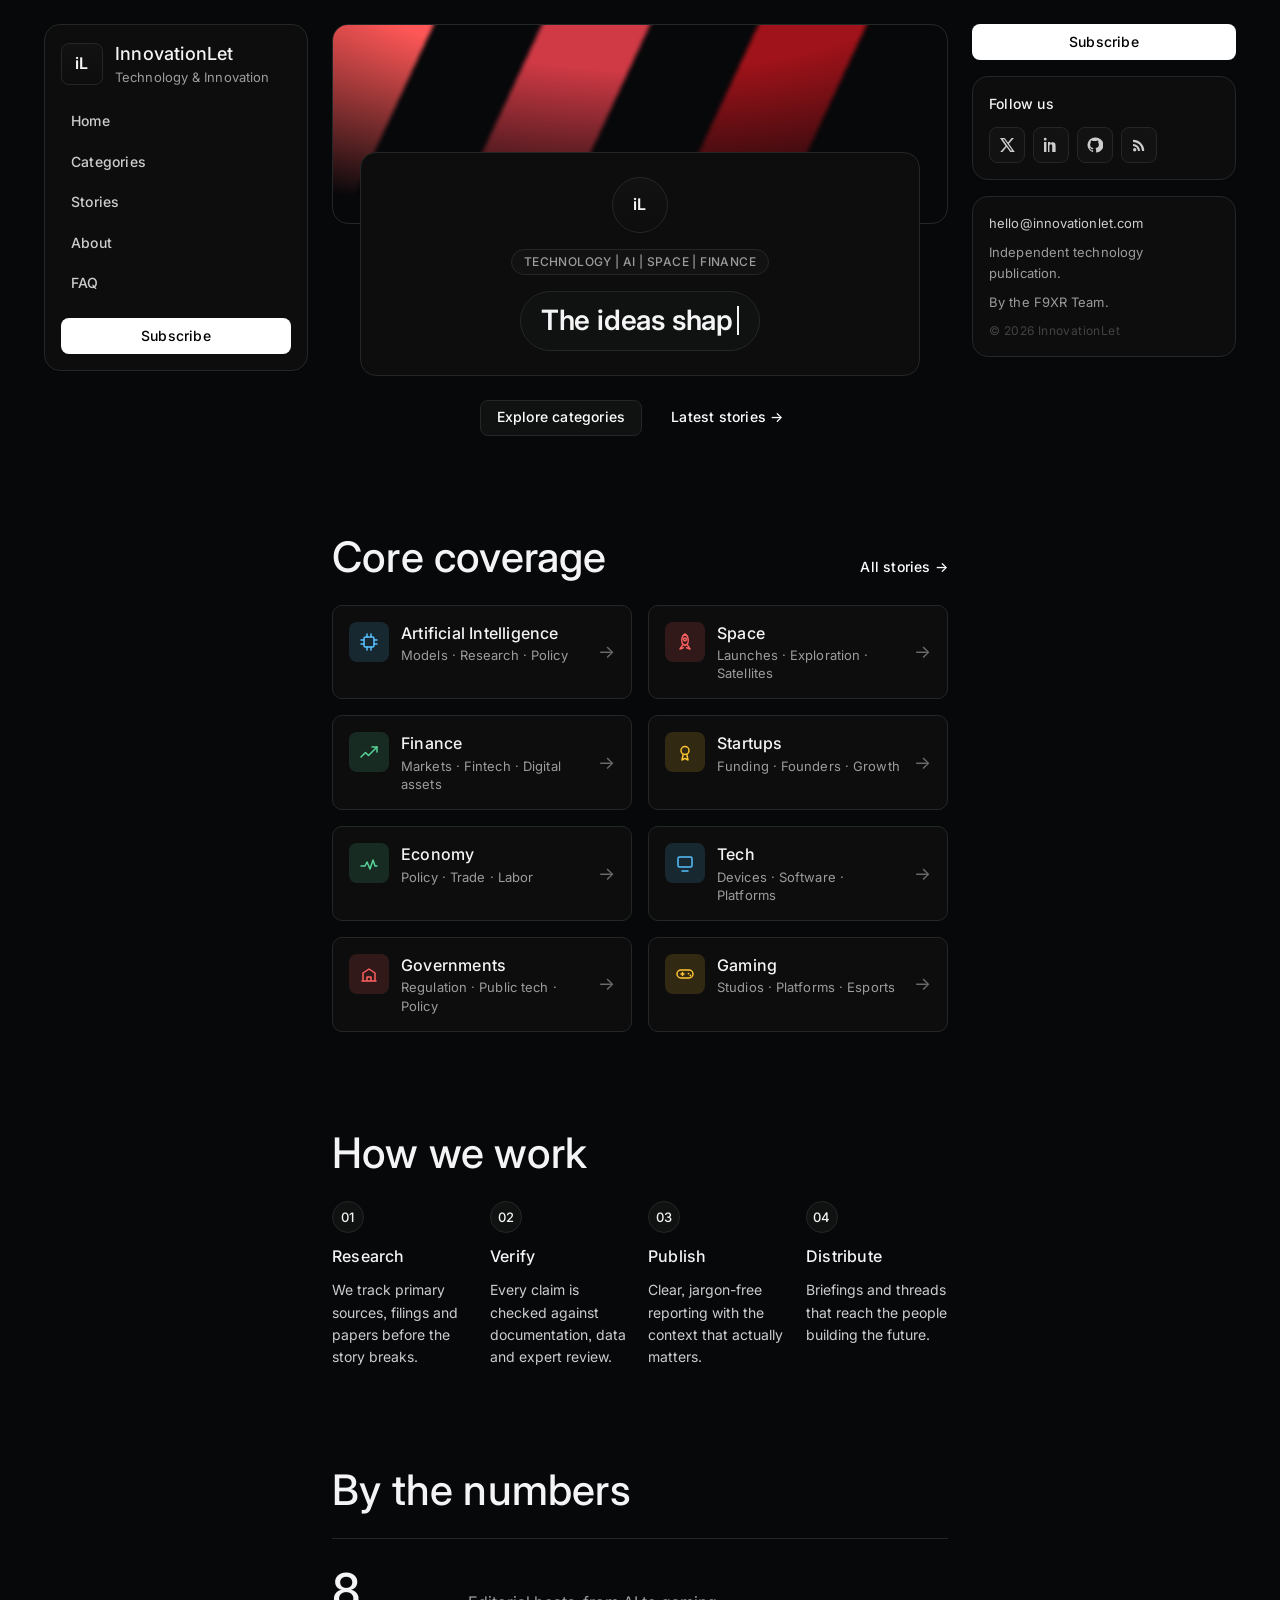
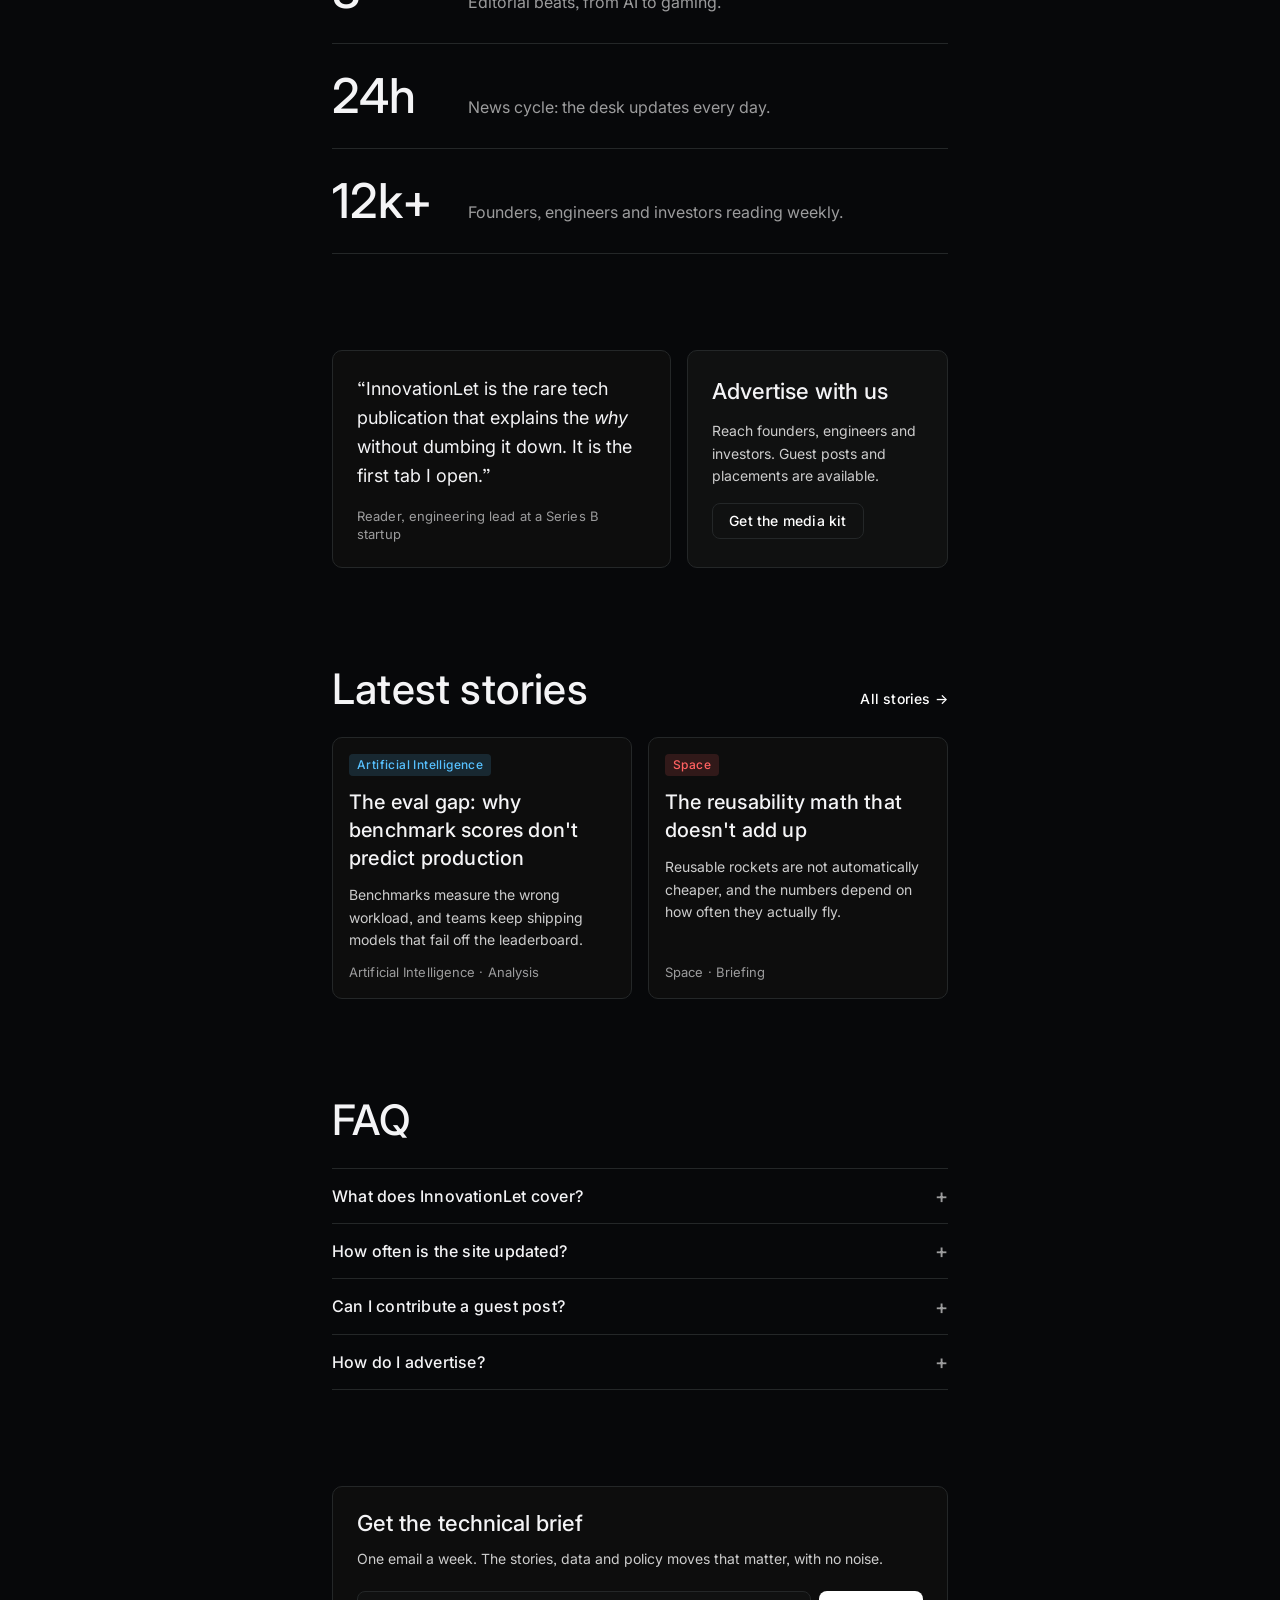
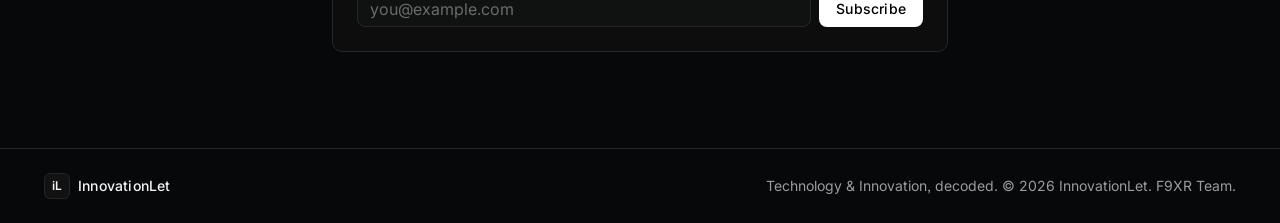
<file: index.html>
<!DOCTYPE html>
<html lang="en">
<head>
	<meta charset="utf-8">
	<meta name="viewport" content="width=device-width, initial-scale=1">
	<title>InnovationLet | Technology &amp; Innovation, Decoded</title>
	<meta name="description" content="InnovationLet is an independent technology publication covering artificial intelligence, space, finance, startups, economy, tech, governments and gaming.">
	<meta name="robots" content="index, follow, max-image-preview:large, max-snippet:-1, max-video-preview:-1">
	<meta name="author" content="InnovationLet Editorial">
	<link rel="canonical" href="https://innovationlet.github.io/">

	<meta property="og:type" content="website">
	<meta property="og:site_name" content="InnovationLet">
	<meta property="og:locale" content="en_US">
	<meta property="og:title" content="InnovationLet | Technology &amp; Innovation, Decoded">
	<meta property="og:description" content="Independent technology publication covering artificial intelligence, space, finance, startups, economy, tech, governments and gaming.">
	<meta property="og:url" content="https://innovationlet.github.io/">
	<meta property="og:image" content="https://innovationlet.github.io/og-image.png">
	<meta property="og:image:width" content="1200">
	<meta property="og:image:height" content="630">
	<meta property="og:image:alt" content="InnovationLet, technology and innovation decoded">

	<meta name="twitter:card" content="summary_large_image">
	<meta name="twitter:site" content="@innovationlet">
	<meta name="twitter:creator" content="@innovationlet">
	<meta name="twitter:title" content="InnovationLet | Technology &amp; Innovation, Decoded">
	<meta name="twitter:description" content="Independent technology publication covering artificial intelligence, space, finance, startups, economy, tech, governments and gaming.">
	<meta name="twitter:image" content="https://innovationlet.github.io/og-image.png">

	<link rel="icon" href="favicon.svg" type="image/svg+xml">
	<link rel="apple-touch-icon" href="favicon.svg">
	<link rel="manifest" href="site.webmanifest">
	<meta name="theme-color" content="#07080a">
	<meta name="color-scheme" content="dark">

	<link rel="preconnect" href="https://fonts.googleapis.com">
	<link rel="preconnect" href="https://fonts.gstatic.com" crossorigin>
	<link href="https://fonts.googleapis.com/css2?family=Inter:wght@400;500;600&display=swap" rel="stylesheet">
	<link rel="stylesheet" href="style.css">

	<script type="application/ld+json">
	{
		"@context": "https://schema.org",
		"@type": "Organization",
		"name": "InnovationLet",
		"url": "https://innovationlet.github.io/",
		"logo": "https://innovationlet.github.io/favicon.svg",
		"description": "Independent technology publication covering artificial intelligence, space, finance, startups, economy, tech, governments and gaming.",
		"sameAs": [
			"https://twitter.com/innovationlet",
			"https://github.com/innovationlet",
			"https://www.linkedin.com/company/innovationlet"
		]
	}
	</script>
	<script type="application/ld+json">
	{
		"@context": "https://schema.org",
		"@type": "WebSite",
		"name": "InnovationLet",
		"alternateName": "InnovationLet Technology & Innovation",
		"url": "https://innovationlet.github.io/",
		"inLanguage": "en",
		"publisher": { "@type": "Organization", "name": "InnovationLet", "url": "https://innovationlet.github.io/" }
	}
	</script>
	<script type="application/ld+json">
	{
		"@context": "https://schema.org",
		"@type": "FAQPage",
		"mainEntity": [
			{
				"@type": "Question",
				"name": "What does InnovationLet cover?",
				"acceptedAnswer": { "@type": "Answer", "text": "Eight beats: artificial intelligence, space, finance, startups, economy, tech, governments and gaming. Every story is filed under one of them." }
			},
			{
				"@type": "Question",
				"name": "How often is InnovationLet updated?",
				"acceptedAnswer": { "@type": "Answer", "text": "The desk publishes daily, with a longer weekly brief delivered to subscribers." }
			},
			{
				"@type": "Question",
				"name": "Can I contribute a guest post to InnovationLet?",
				"acceptedAnswer": { "@type": "Answer", "text": "Yes. Pitch the editorial desk at hello@innovationlet.com and submissions are reviewed weekly." }
			},
			{
				"@type": "Question",
				"name": "How do I advertise on InnovationLet?",
				"acceptedAnswer": { "@type": "Answer", "text": "Request the media kit and we will follow up with placements, audience data and rates." }
			}
		]
	}
	</script>
</head>
<body>

<div class="wireframe" id="top">

	<!-- LEFT COLUMN -->
	<aside class="col col--left">
		<div class="col__inner">
			<section class="panel brand-card">
				<div class="brand-card__logo">
					<span class="brand-card__mark" aria-hidden="true">iL</span>
					<div>
						<h1 class="brand-card__name">InnovationLet</h1>
						<p class="brand-card__tag">Technology &amp; Innovation</p>
					</div>
				</div>
				<nav class="brand-nav" aria-label="Primary">
					<a href="#top">Home</a>
					<a href="#categories">Categories</a>
					<a href="#stories">Stories</a>
					<a href="#about">About</a>
					<a href="#faq">FAQ</a>
				</nav>
				<a class="btn btn--primary btn--block" href="#subscribe">Subscribe</a>
			</section>
		</div>
	</aside>

	<!-- CENTER COLUMN -->
	<main class="col col--center">

		<section class="hero" aria-label="Introduction">
			<div class="hero__stripe" aria-hidden="true"></div>
			<div class="hero__card">
				<span class="hero__avatar" aria-hidden="true">iL</span>
				<span class="pill pill--eyebrow"><span class="pill__text" id="pill-eyebrow"></span></span>
				<span class="pill pill--title"><span class="pill__text" id="pill-title"></span><span class="caret" aria-hidden="true"></span></span>
			</div>
			<div class="hero__actions">
				<a class="btn btn--tertiary" href="#categories">Explore categories</a>
				<a class="btn btn--secondary" href="#stories">Latest stories &rarr;</a>
			</div>
		</section>

		<section class="section" id="categories">
			<div class="section__head">
				<h2 class="section__title">Core coverage</h2>
				<a class="section__link" href="#stories">All stories &rarr;</a>
			</div>
			<div class="cat-grid">

				<a class="cat-card" href="/artificial-intelligence/">
					<span class="cat-card__icon" data-accent="blue" aria-hidden="true">
						<svg width="20" height="20" viewBox="0 0 20 20" fill="none" stroke="currentColor" stroke-width="1.5" stroke-linecap="round" stroke-linejoin="round"><rect x="5" y="5" width="10" height="10" rx="1.5"/><path d="M8 2v3M12 2v3M8 15v3M12 15v3M2 8h3M2 12h3M15 8h3M15 12h3"/></svg>
					</span>
					<span class="cat-card__body">
						<span class="cat-card__name">Artificial Intelligence</span>
						<span class="cat-card__meta">Models &middot; Research &middot; Policy</span>
					</span>
					<span class="cat-card__arrow" aria-hidden="true">&rarr;</span>
				</a>

				<a class="cat-card" href="/space/">
					<span class="cat-card__icon" data-accent="red" aria-hidden="true">
						<svg width="20" height="20" viewBox="0 0 20 20" fill="none" stroke="currentColor" stroke-width="1.5" stroke-linecap="round" stroke-linejoin="round"><path d="M10 2c2.8 1.8 3.8 5.6 2.8 9.4L10 13.6 7.2 11.4C6.2 7.6 7.2 3.8 10 2z"/><path d="M7.5 13.2 5 17l3.4-1.2M12.5 13.2 15 17l-3.4-1.2"/><circle cx="10" cy="7.5" r="1.4"/></svg>
					</span>
					<span class="cat-card__body">
						<span class="cat-card__name">Space</span>
						<span class="cat-card__meta">Launches &middot; Exploration &middot; Satellites</span>
					</span>
					<span class="cat-card__arrow" aria-hidden="true">&rarr;</span>
				</a>

				<a class="cat-card" href="/finance/">
					<span class="cat-card__icon" data-accent="green" aria-hidden="true">
						<svg width="20" height="20" viewBox="0 0 20 20" fill="none" stroke="currentColor" stroke-width="1.5" stroke-linecap="round" stroke-linejoin="round"><path d="M2 15l4.5-4.5 3 3L18 5"/><path d="M13 5h5v5"/></svg>
					</span>
					<span class="cat-card__body">
						<span class="cat-card__name">Finance</span>
						<span class="cat-card__meta">Markets &middot; Fintech &middot; Digital assets</span>
					</span>
					<span class="cat-card__arrow" aria-hidden="true">&rarr;</span>
				</a>

				<a class="cat-card" href="/startups/">
					<span class="cat-card__icon" data-accent="yellow" aria-hidden="true">
						<svg width="20" height="20" viewBox="0 0 20 20" fill="none" stroke="currentColor" stroke-width="1.5" stroke-linecap="round" stroke-linejoin="round"><circle cx="10" cy="8.5" r="4"/><path d="M8.2 12.4 7 18l3-1.6L13 18l-1.2-5.6"/></svg>
					</span>
					<span class="cat-card__body">
						<span class="cat-card__name">Startups</span>
						<span class="cat-card__meta">Funding &middot; Founders &middot; Growth</span>
					</span>
					<span class="cat-card__arrow" aria-hidden="true">&rarr;</span>
				</a>

				<a class="cat-card" href="/economy/">
					<span class="cat-card__icon" data-accent="green" aria-hidden="true">
						<svg width="20" height="20" viewBox="0 0 20 20" fill="none" stroke="currentColor" stroke-width="1.5" stroke-linecap="round" stroke-linejoin="round"><path d="M2 13h4l2-4 3 7 3-9 2 6h2"/></svg>
					</span>
					<span class="cat-card__body">
						<span class="cat-card__name">Economy</span>
						<span class="cat-card__meta">Policy &middot; Trade &middot; Labor</span>
					</span>
					<span class="cat-card__arrow" aria-hidden="true">&rarr;</span>
				</a>

				<a class="cat-card" href="/tech/">
					<span class="cat-card__icon" data-accent="blue" aria-hidden="true">
						<svg width="20" height="20" viewBox="0 0 20 20" fill="none" stroke="currentColor" stroke-width="1.5" stroke-linecap="round" stroke-linejoin="round"><rect x="3" y="4" width="14" height="10" rx="1.5"/><path d="M7 18h6"/></svg>
					</span>
					<span class="cat-card__body">
						<span class="cat-card__name">Tech</span>
						<span class="cat-card__meta">Devices &middot; Software &middot; Platforms</span>
					</span>
					<span class="cat-card__arrow" aria-hidden="true">&rarr;</span>
				</a>

				<a class="cat-card" href="/governments/">
					<span class="cat-card__icon" data-accent="red" aria-hidden="true">
						<svg width="20" height="20" viewBox="0 0 20 20" fill="none" stroke="currentColor" stroke-width="1.5" stroke-linecap="round" stroke-linejoin="round"><path d="M3 17h14M4 17V9l6-4 6 4v8M8 17v-4h4v4"/></svg>
					</span>
					<span class="cat-card__body">
						<span class="cat-card__name">Governments</span>
						<span class="cat-card__meta">Regulation &middot; Public tech &middot; Policy</span>
					</span>
					<span class="cat-card__arrow" aria-hidden="true">&rarr;</span>
				</a>

				<a class="cat-card" href="/gaming/">
					<span class="cat-card__icon" data-accent="yellow" aria-hidden="true">
						<svg width="20" height="20" viewBox="0 0 20 20" fill="none" stroke="currentColor" stroke-width="1.5" stroke-linecap="round" stroke-linejoin="round"><rect x="2" y="6" width="16" height="8" rx="4"/><path d="M6 10h3M7.5 8.5v3"/><circle cx="13.5" cy="9.6" r="0.9" fill="currentColor" stroke="none"/><circle cx="15.4" cy="11.5" r="0.9" fill="currentColor" stroke="none"/></svg>
					</span>
					<span class="cat-card__body">
						<span class="cat-card__name">Gaming</span>
						<span class="cat-card__meta">Studios &middot; Platforms &middot; Esports</span>
					</span>
					<span class="cat-card__arrow" aria-hidden="true">&rarr;</span>
				</a>

			</div>
		</section>

		<section class="section" id="about">
			<div class="section__head">
				<h2 class="section__title">How we work</h2>
			</div>
			<ol class="steps">
				<li>
					<span class="steps__n">01</span>
					<h3>Research</h3>
					<p>We track primary sources, filings and papers before the story breaks.</p>
				</li>
				<li>
					<span class="steps__n">02</span>
					<h3>Verify</h3>
					<p>Every claim is checked against documentation, data and expert review.</p>
				</li>
				<li>
					<span class="steps__n">03</span>
					<h3>Publish</h3>
					<p>Clear, jargon-free reporting with the context that actually matters.</p>
				</li>
				<li>
					<span class="steps__n">04</span>
					<h3>Distribute</h3>
					<p>Briefings and threads that reach the people building the future.</p>
				</li>
			</ol>
		</section>

		<section class="section">
			<div class="section__head">
				<h2 class="section__title">By the numbers</h2>
			</div>
			<div class="stats">
				<div class="stats__row">
					<span class="stats__num">8</span>
					<span class="stats__label">Editorial beats, from AI to gaming.</span>
				</div>
				<div class="stats__row">
					<span class="stats__num">24h</span>
					<span class="stats__label">News cycle: the desk updates every day.</span>
				</div>
				<div class="stats__row">
					<span class="stats__num">12k+</span>
					<span class="stats__label">Founders, engineers and investors reading weekly.</span>
				</div>
			</div>
		</section>

		<section class="section">
			<div class="split">
				<figure class="quote-card">
					<blockquote>&ldquo;InnovationLet is the rare tech publication that explains the <em>why</em> without dumbing it down. It is the first tab I open.&rdquo;</blockquote>
					<figcaption>Reader, engineering lead at a Series B startup</figcaption>
				</figure>
				<div class="cta-card">
					<h3>Advertise with us</h3>
					<p>Reach founders, engineers and investors. Guest posts and placements are available.</p>
					<a class="btn btn--tertiary" href="mailto:hello@innovationlet.com">Get the media kit</a>
				</div>
			</div>
		</section>

		<section class="section" id="stories">
			<div class="section__head">
				<h2 class="section__title">Latest stories</h2>
				<a class="section__link" href="#top">All stories &rarr;</a>
			</div>
			<div class="post-grid">

				<a class="post-card" href="/artificial-intelligence/2026/01/20/the-eval-gap.html">
					<span class="post-card__tag tag--blue">Artificial Intelligence</span>
					<h3>The eval gap: why benchmark scores don't predict production</h3>
					<p>Benchmarks measure the wrong workload, and teams keep shipping models that fail off the leaderboard.</p>
					<span class="post-card__meta">Artificial Intelligence &middot; Analysis</span>
				</a>

				<a class="post-card" href="/space/2026/01/15/reusability-math.html">
					<span class="post-card__tag tag--red">Space</span>
					<h3>The reusability math that doesn't add up</h3>
					<p>Reusable rockets are not automatically cheaper, and the numbers depend on how often they actually fly.</p>
					<span class="post-card__meta">Space &middot; Briefing</span>
				</a>

			</div>
		</section>

		<section class="section" id="faq">
			<div class="section__head">
				<h2 class="section__title">FAQ</h2>
			</div>
			<div class="faq">
				<details>
					<summary>What does InnovationLet cover?</summary>
					<p>Eight beats: artificial intelligence, space, finance, startups, economy, tech, governments and gaming. Every story is filed under one of them.</p>
				</details>
				<details>
					<summary>How often is the site updated?</summary>
					<p>The desk publishes daily, with a longer weekly brief delivered to subscribers.</p>
				</details>
				<details>
					<summary>Can I contribute a guest post?</summary>
					<p>Yes. Pitch the editorial desk at hello@innovationlet.com and submissions are reviewed weekly.</p>
				</details>
				<details>
					<summary>How do I advertise?</summary>
					<p>Request the media kit and we will follow up with placements, audience data and rates.</p>
				</details>
			</div>
		</section>

		<section class="section" id="subscribe">
			<div class="newsletter">
				<h3>Get the technical brief</h3>
				<p>One email a week. The stories, data and policy moves that matter, with no noise.</p>
				<form class="newsletter__form" action="#" method="post">
					<input class="input" type="email" name="email" placeholder="you@example.com" aria-label="Email address" required>
					<button class="btn btn--primary" type="submit">Subscribe</button>
				</form>
			</div>
		</section>

	</main>

	<!-- RIGHT COLUMN -->
	<aside class="col col--right">
		<div class="col__inner">
			<a class="btn btn--primary btn--block" href="#subscribe">Subscribe</a>

			<section class="panel follow-card">
				<h3>Follow us</h3>
				<div class="socials">
					<a href="https://twitter.com/innovationlet" target="_blank" rel="me noopener" aria-label="X">
						<svg width="16" height="16" viewBox="0 0 16 16" fill="currentColor"><path d="M12.6 1h2.3L9.9 6.7 15.8 15h-4.6l-3.6-4.9L3.5 15H1.2l5.4-6.1L1 1h4.7l3.3 4.5L12.6 1zm-.8 12.6h1.3L5.2 2.3H3.8l8 11.3z"/></svg>
					</a>
					<a href="https://www.linkedin.com/company/innovationlet" target="_blank" rel="me noopener" aria-label="LinkedIn">
						<svg width="16" height="16" viewBox="0 0 16 16" fill="currentColor"><path d="M3.6 2.2a1.4 1.4 0 1 1-2.8 0 1.4 1.4 0 0 1 2.8 0zM1 5h2.4v10H1V5zm4 0h2.3v1.4h.1c.3-.6 1.1-1.2 2.3-1.2 2.5 0 2.9 1.6 2.9 3.7V15H9.2V9.4c0-1 0-2.2-1.3-2.2s-1.5 1-1.5 2.1V15H5V5z"/></svg>
					</a>
					<a href="https://github.com/innovationlet" target="_blank" rel="me noopener" aria-label="GitHub">
						<svg width="16" height="16" viewBox="0 0 16 16" fill="currentColor"><path d="M8 .5a7.5 7.5 0 0 0-2.4 14.6c.4.1.5-.2.5-.4v-1.4c-2.1.5-2.6-1-2.6-1-.3-.9-.8-1.1-.8-1.1-.7-.5 0-.5 0-.5.7 0 1.1.7 1.1.7.7 1.2 1.8.8 2.2.6.1-.5.3-.8.5-1-1.7-.2-3.4-.8-3.4-3.6 0-.8.3-1.5.7-2 0-.2-.3-.9.1-2 0 0 .7-.2 2.2.7a5.2 5.2 0 0 1 2.8 0c1.5-.9 2.2-.7 2.2-.7.4 1.1.1 1.8.1 2 .4.5.7 1.2.7 2 0 2.8-1.7 3.4-3.4 3.6.3.3.6.9.6 1.7v2.5c0 .2.1.5.5.4A7.5 7.5 0 0 0 8 .5z"/></svg>
					</a>
					<a href="https://innovationlet.github.io/tech/feed.xml" type="application/rss+xml" aria-label="RSS">
						<svg width="16" height="16" viewBox="0 0 16 16" fill="currentColor"><path d="M2 2.8a11.2 11.2 0 0 1 11.2 11.2h-2.1A9.1 9.1 0 0 0 2 4.9V2.8zm0 4.1A7.3 7.3 0 0 1 9.1 14H7A5.2 5.2 0 0 0 2 8.9V6.9zM3.7 11a1.7 1.7 0 1 1 0 3.4 1.7 1.7 0 0 1 0-3.4z"/></svg>
					</a>
				</div>
			</section>

			<section class="panel info-card">
				<p><a href="mailto:hello@innovationlet.com">hello@innovationlet.com</a></p>
				<p>Independent technology publication.</p>
				<p>By the F9XR Team.</p>
				<p class="credits">&copy; 2026 InnovationLet</p>
			</section>
		</div>
	</aside>

</div>

<footer class="site-foot">
	<div class="site-foot__row">
		<span class="brand-inline"><b aria-hidden="true">iL</b> InnovationLet</span>
		<span>Technology &amp; Innovation, decoded. &copy; 2026 InnovationLet. F9XR Team.</span>
	</div>
</footer>

<script>
(function () {
	var eyebrow = document.getElementById("pill-eyebrow");
	var title = document.getElementById("pill-title");
	if (!eyebrow || !title) return;

	function type(el, text, speed) {
		return new Promise(function (resolve) {
			var i = 0;
			(function step() {
				el.textContent = text.slice(0, ++i);
				if (i < text.length) {
					setTimeout(step, speed);
				} else {
					resolve();
				}
			})();
		});
	}

	var scripts = [
		[eyebrow, "Technology | AI | Space | Finance", 34],
		[title, "The ideas shaping tomorrow, decoded.", 44]
	];

	var reduced = window.matchMedia("(prefers-reduced-motion: reduce)").matches;

	if (reduced) {
		eyebrow.textContent = scripts[0][1];
		title.textContent = scripts[1][1];
		return;
	}

	(function run(i) {
		if (i >= scripts.length) return;
		type(scripts[i][0], scripts[i][1], scripts[i][2]).then(function () {
			run(i + 1);
		});
	})(0);
})();
</script>

</body>
</html>
</file>
<file: style.css>
/* ==========================================================================
   InnovationLet — 3-column wireframe, recoloured to the DESIGN.md system.
   Dark-only. Surface ladder + hairlines carry depth (no drop shadows).
   Inter with ss03 enabled site-wide.
   ========================================================================== */

:root {
	/* Brand & accent */
	--primary: #ffffff;
	--primary-pressed: #e8e8e8;
	--on-primary: #000000;

	/* Surface ladder */
	--canvas: #07080a;
	--surface: #0d0d0d;
	--surface-elevated: #101111;
	--surface-card: #121212;
	--button-fg: #18191a;

	/* Lines */
	--hairline: #242728;
	--hairline-soft: rgba(255, 255, 255, 0.08);
	--hairline-strong: rgba(255, 255, 255, 0.16);

	/* Text */
	--ink: #f4f4f6;
	--body: #cdcdcd;
	--charcoal: #d3d3d4;
	--mute: #9c9c9d;
	--ash: #6a6b6c;
	--stone: #434345;
	--on-dark: #ffffff;
	--on-dark-mute: rgba(255, 255, 255, 0.72);

	/* Semantic accents (illustrations only) */
	--accent-blue: #57c1ff;
	--accent-blue-soft: rgba(87, 193, 255, 0.15);
	--accent-red: #ff6161;
	--accent-red-soft: rgba(255, 97, 97, 0.15);
	--accent-green: #59d499;
	--accent-green-soft: rgba(89, 212, 153, 0.15);
	--accent-yellow: #ffc533;
	--accent-yellow-soft: rgba(255, 197, 51, 0.15);

	/* Gradients */
	--stripe-start: #ff5757;
	--stripe-end: #a1131a;
	--key-bg-start: #121212;
	--key-bg-end: #0d0d0d;

	/* Radius */
	--r-xs: 4px;
	--r-sm: 6px;
	--r-md: 8px;
	--r-lg: 10px;
	--r-xl: 16px;
	--r-full: 9999px;

	/* Spacing */
	--s-xxs: 2px;
	--s-xs: 4px;
	--s-sm: 8px;
	--s-md: 12px;
	--s-lg: 16px;
	--s-xl: 24px;
	--s-xxl: 32px;
	--s-section: 96px;

	--max: 1240px;
	--ss03: "calt", "kern", "liga", "ss03";
}

*,
*::before,
*::after {
	box-sizing: border-box;
}

html {
	scroll-behavior: smooth;
}

body {
	margin: 0;
	background: var(--canvas);
	color: var(--body);
	font-family: "Inter", system-ui, -apple-system, "Segoe UI", Roboto, sans-serif;
	font-size: 16px;
	font-weight: 400;
	line-height: 1.6;
	font-feature-settings: var(--ss03);
	-webkit-font-smoothing: antialiased;
	text-rendering: optimizeLegibility;
}

img,
svg {
	display: block;
	max-width: 100%;
}

a {
	color: inherit;
}

::selection {
	background: var(--primary);
	color: var(--on-primary);
}

/* --------------------------------------------------------------------------
   Wireframe grid
   -------------------------------------------------------------------------- */
.wireframe {
	max-width: var(--max);
	margin: 0 auto;
	padding: var(--s-xl) 24px 0;
	display: grid;
	grid-template-columns: 264px minmax(0, 1fr) 264px;
	gap: var(--s-xl);
	align-items: start;
}

.col__inner {
	position: sticky;
	top: var(--s-xl);
	display: flex;
	flex-direction: column;
	gap: var(--s-lg);
}

.panel {
	background: var(--surface);
	border: 1px solid var(--hairline);
	border-radius: var(--r-xl);
	padding: var(--s-lg);
}

/* --------------------------------------------------------------------------
   Buttons
   -------------------------------------------------------------------------- */
.btn {
	display: inline-flex;
	align-items: center;
	justify-content: center;
	gap: var(--s-sm);
	height: 36px;
	padding: 8px 16px;
	border: 1px solid transparent;
	border-radius: var(--r-md);
	font-family: inherit;
	font-size: 14px;
	font-weight: 500;
	line-height: 1.6;
	letter-spacing: 0.2px;
	text-decoration: none;
	cursor: pointer;
	transition: background 0.15s ease, border-color 0.15s ease, color 0.15s ease;
}

.btn--primary {
	background: var(--primary);
	color: var(--on-primary);
}

.btn--primary:hover {
	background: var(--primary-pressed);
}

.btn--secondary {
	background: transparent;
	color: var(--on-dark);
}

.btn--secondary:hover {
	background: var(--surface-elevated);
}

.btn--tertiary {
	background: var(--surface-elevated);
	color: var(--on-dark);
	border-color: var(--hairline);
}

.btn--tertiary:hover {
	border-color: var(--hairline-strong);
}

.btn--block {
	width: 100%;
}

/* --------------------------------------------------------------------------
   Left column — brand card
   -------------------------------------------------------------------------- */
.brand-card {
	display: flex;
	flex-direction: column;
	gap: var(--s-lg);
}

.brand-card__logo {
	display: flex;
	align-items: center;
	gap: var(--s-md);
}

.brand-card__mark {
	flex: 0 0 auto;
	width: 42px;
	height: 42px;
	border-radius: var(--r-md);
	background: linear-gradient(180deg, var(--key-bg-start), var(--key-bg-end));
	border: 1px solid var(--hairline);
	display: grid;
	place-items: center;
	color: var(--ink);
	font-size: 16px;
	font-weight: 600;
	letter-spacing: 0.2px;
}

.brand-card__name {
	margin: 0;
	color: var(--ink);
	font-size: 18px;
	font-weight: 500;
	line-height: 1.4;
	letter-spacing: 0.2px;
}

.brand-card__tag {
	margin: 2px 0 0;
	color: var(--mute);
	font-size: 13px;
	line-height: 1.4;
	letter-spacing: 0.1px;
}

.brand-nav {
	display: flex;
	flex-direction: column;
	gap: var(--s-xxs);
}

.brand-nav a {
	padding: 8px 10px;
	border-radius: var(--r-sm);
	color: var(--body);
	font-size: 14px;
	font-weight: 500;
	line-height: 1.6;
	letter-spacing: 0.2px;
	text-decoration: none;
	transition: background 0.15s ease, color 0.15s ease;
}

.brand-nav a:hover {
	background: var(--surface-card);
	color: var(--on-dark);
}

/* --------------------------------------------------------------------------
   Hero
   -------------------------------------------------------------------------- */
.hero {
	display: flex;
	flex-direction: column;
}

.hero__stripe {
	height: 200px;
	border-radius: var(--r-xl);
	border: 1px solid var(--hairline);
	background: var(--canvas);
	position: relative;
	overflow: hidden;
}

.hero__stripe::before {
	content: "";
	position: absolute;
	inset: -40% -10%;
	background: linear-gradient(
		115deg,
		transparent 8%,
		var(--stripe-start) 8% 22%,
		transparent 22% 34%,
		#cf3a45 34% 46%,
		transparent 46% 58%,
		var(--stripe-end) 58% 70%,
		transparent 70%
	);
	filter: blur(2px);
	-webkit-mask-image: radial-gradient(120% 100% at 50% 0%, #000 35%, transparent 78%);
	mask-image: radial-gradient(120% 100% at 50% 0%, #000 35%, transparent 78%);
}

.hero__card {
	position: relative;
	margin: -72px auto 0;
	width: min(560px, 100%);
	background: var(--surface);
	border: 1px solid var(--hairline);
	border-radius: var(--r-xl);
	padding: var(--s-xl);
	display: flex;
	flex-direction: column;
	align-items: center;
	gap: var(--s-lg);
	text-align: center;
}

.hero__avatar {
	width: 56px;
	height: 56px;
	border-radius: var(--r-full);
	background: linear-gradient(180deg, var(--key-bg-start), var(--key-bg-end));
	border: 1px solid var(--hairline);
	display: grid;
	place-items: center;
	color: var(--ink);
	font-size: 16px;
	font-weight: 600;
	letter-spacing: 0.2px;
}

.pill {
	display: inline-flex;
	align-items: center;
	border: 1px solid var(--hairline);
	border-radius: var(--r-full);
	font-feature-settings: var(--ss03);
}

.pill--eyebrow {
	height: 26px;
	padding: 2px 12px;
	background: var(--surface-card);
	color: var(--mute);
	font-size: 12px;
	font-weight: 500;
	line-height: 1.5;
	letter-spacing: 0.4px;
	text-transform: uppercase;
}

.pill--title {
	min-height: 56px;
	max-width: 100%;
	padding: 12px 20px;
	background: var(--surface-elevated);
	color: var(--ink);
	font-size: clamp(20px, 2.6vw, 28px);
	font-weight: 600;
	line-height: 1.2;
	letter-spacing: -0.2px;
	justify-content: center;
}

.caret {
	display: inline-block;
	width: 2px;
	height: 1.05em;
	margin-left: 4px;
	background: var(--ink);
	vertical-align: -0.18em;
	animation: blink 1s steps(1) infinite;
}

@keyframes blink {
	50% {
		opacity: 0;
	}
}

.hero__actions {
	display: flex;
	flex-wrap: wrap;
	justify-content: center;
	gap: var(--s-md);
	margin-top: var(--s-xl);
}

/* --------------------------------------------------------------------------
   Sections
   -------------------------------------------------------------------------- */
.section {
	padding-top: var(--s-section);
}

.section__head {
	display: flex;
	align-items: baseline;
	justify-content: space-between;
	gap: var(--s-lg);
	margin-bottom: var(--s-xl);
}

.section__title {
	margin: 0;
	color: var(--ink);
	font-size: clamp(30px, 4vw, 42px);
	font-weight: 500;
	line-height: 1.17;
	letter-spacing: 0.2px;
}

.section__link {
	color: var(--on-dark);
	font-size: 14px;
	font-weight: 500;
	line-height: 1.6;
	letter-spacing: 0.2px;
	text-decoration: none;
	white-space: nowrap;
}

.section__link:hover {
	color: var(--on-dark-mute);
}

/* Category grid */
.cat-grid {
	display: grid;
	grid-template-columns: repeat(2, minmax(0, 1fr));
	gap: var(--s-lg);
}

.cat-card {
	display: flex;
	align-items: flex-start;
	gap: var(--s-md);
	padding: var(--s-lg);
	background: var(--surface);
	border: 1px solid var(--hairline);
	border-radius: var(--r-lg);
	text-decoration: none;
	transition: border-color 0.15s ease, background 0.15s ease;
}

.cat-card:hover {
	border-color: var(--hairline-strong);
	background: var(--surface-elevated);
}

.cat-card__icon {
	flex: 0 0 auto;
	width: 40px;
	height: 40px;
	border-radius: var(--r-md);
	display: grid;
	place-items: center;
}

.cat-card__icon[data-accent="blue"] {
	background: var(--accent-blue-soft);
	color: var(--accent-blue);
}

.cat-card__icon[data-accent="red"] {
	background: var(--accent-red-soft);
	color: var(--accent-red);
}

.cat-card__icon[data-accent="green"] {
	background: var(--accent-green-soft);
	color: var(--accent-green);
}

.cat-card__icon[data-accent="yellow"] {
	background: var(--accent-yellow-soft);
	color: var(--accent-yellow);
}

.cat-card__body {
	display: flex;
	flex-direction: column;
	gap: var(--s-xxs);
	min-width: 0;
}

.cat-card__name {
	color: var(--ink);
	font-size: 16px;
	font-weight: 500;
	line-height: 1.4;
	letter-spacing: 0.2px;
}

.cat-card__meta {
	color: var(--mute);
	font-size: 13px;
	line-height: 1.4;
	letter-spacing: 0.1px;
}

.cat-card__arrow {
	margin-left: auto;
	align-self: center;
	color: var(--ash);
	font-size: 18px;
	line-height: 1;
	transition: transform 0.15s ease, color 0.15s ease;
}

.cat-card:hover .cat-card__arrow {
	color: var(--on-dark);
	transform: translateX(3px);
}

/* Steps */
.steps {
	list-style: none;
	margin: 0;
	padding: 0;
	display: grid;
	grid-template-columns: repeat(4, minmax(0, 1fr));
	gap: var(--s-lg);
}

.steps li {
	display: flex;
	flex-direction: column;
	gap: var(--s-md);
}

.steps__n {
	width: 32px;
	height: 32px;
	border-radius: var(--r-full);
	background: var(--surface-elevated);
	border: 1px solid var(--hairline);
	display: grid;
	place-items: center;
	color: var(--ink);
	font-size: 13px;
	font-weight: 500;
	line-height: 1.4;
	letter-spacing: 0.1px;
}

.steps h3 {
	margin: 0;
	color: var(--ink);
	font-size: 16px;
	font-weight: 500;
	line-height: 1.4;
	letter-spacing: 0.2px;
}

.steps p {
	margin: 0;
	color: var(--body);
	font-size: 14px;
	line-height: 1.6;
}

/* Stats */
.stats {
	display: flex;
	flex-direction: column;
	border-top: 1px solid var(--hairline);
}

.stats__row {
	display: flex;
	align-items: baseline;
	gap: var(--s-lg);
	padding: var(--s-xl) 0;
	border-bottom: 1px solid var(--hairline);
}

.stats__num {
	min-width: 120px;
	color: var(--ink);
	font-size: clamp(32px, 5vw, 48px);
	font-weight: 500;
	line-height: 1.17;
	letter-spacing: 0.2px;
}

.stats__label {
	color: var(--mute);
	font-size: 16px;
	line-height: 1.6;
}

/* Split: quote + CTA */
.split {
	display: grid;
	grid-template-columns: 1.3fr 1fr;
	gap: var(--s-lg);
	align-items: stretch;
}

.quote-card {
	margin: 0;
	display: flex;
	flex-direction: column;
	gap: var(--s-lg);
	padding: var(--s-xl);
	background: var(--surface);
	border: 1px solid var(--hairline);
	border-radius: var(--r-lg);
}

.quote-card blockquote {
	margin: 0;
	color: var(--ink);
	font-size: 18px;
	font-weight: 400;
	line-height: 1.6;
}

.quote-card figcaption {
	color: var(--mute);
	font-size: 13px;
	line-height: 1.4;
	letter-spacing: 0.1px;
}

.cta-card {
	display: flex;
	flex-direction: column;
	justify-content: center;
	gap: var(--s-lg);
	padding: var(--s-xl);
	background: var(--surface-elevated);
	border: 1px solid var(--hairline);
	border-radius: var(--r-lg);
}

.cta-card h3 {
	margin: 0;
	color: var(--ink);
	font-size: 22px;
	font-weight: 500;
	line-height: 1.15;
}

.cta-card p {
	margin: 0;
	color: var(--body);
	font-size: 14px;
	line-height: 1.6;
}

.cta-card .btn {
	align-self: flex-start;
}

/* Posts */
.post-grid {
	display: grid;
	grid-template-columns: repeat(2, minmax(0, 1fr));
	gap: var(--s-lg);
}

.post-card {
	display: flex;
	flex-direction: column;
	gap: var(--s-md);
	padding: var(--s-lg);
	background: var(--surface);
	border: 1px solid var(--hairline);
	border-radius: var(--r-lg);
	text-decoration: none;
	transition: border-color 0.15s ease, background 0.15s ease;
}

.post-card:hover {
	border-color: var(--hairline-strong);
	background: var(--surface-elevated);
}

.post-card__tag {
	align-self: flex-start;
	padding: 2px 8px;
	border-radius: var(--r-xs);
	font-size: 12px;
	font-weight: 500;
	line-height: 1.5;
	letter-spacing: 0.4px;
}

.tag--blue {
	background: var(--accent-blue-soft);
	color: var(--accent-blue);
}

.tag--red {
	background: var(--accent-red-soft);
	color: var(--accent-red);
}

.tag--green {
	background: var(--accent-green-soft);
	color: var(--accent-green);
}

.tag--yellow {
	background: var(--accent-yellow-soft);
	color: var(--accent-yellow);
}

.post-card h3 {
	margin: 0;
	color: var(--ink);
	font-size: 20px;
	font-weight: 500;
	line-height: 1.4;
	letter-spacing: 0.2px;
}

.post-card p {
	margin: 0;
	color: var(--body);
	font-size: 14px;
	line-height: 1.6;
}

.post-card__meta {
	margin-top: auto;
	color: var(--mute);
	font-size: 13px;
	line-height: 1.4;
	letter-spacing: 0.1px;
}

/* FAQ */
.faq {
	display: flex;
	flex-direction: column;
	border-top: 1px solid var(--hairline);
}

.faq details {
	border-bottom: 1px solid var(--hairline);
}

.faq summary {
	list-style: none;
	cursor: pointer;
	display: flex;
	align-items: center;
	justify-content: space-between;
	gap: var(--s-lg);
	padding: var(--s-lg) 0;
	color: var(--ink);
	font-size: 16px;
	font-weight: 500;
	line-height: 1.4;
	letter-spacing: 0.2px;
}

.faq summary::-webkit-details-marker {
	display: none;
}

.faq summary::after {
	content: "+";
	color: var(--mute);
	font-size: 20px;
	line-height: 1;
	transition: transform 0.2s ease-in-out;
}

.faq details[open] summary::after {
	transform: rotate(45deg);
}

.faq p {
	margin: 0 0 var(--s-lg);
	max-width: 70ch;
	color: var(--body);
	font-size: 14px;
	line-height: 1.6;
}

/* Newsletter */
.newsletter {
	display: flex;
	flex-direction: column;
	gap: var(--s-md);
	padding: var(--s-xl);
	background: var(--surface);
	border: 1px solid var(--hairline);
	border-radius: var(--r-lg);
}

.newsletter h3 {
	margin: 0;
	color: var(--ink);
	font-size: 22px;
	font-weight: 500;
	line-height: 1.15;
}

.newsletter p {
	margin: 0;
	color: var(--body);
	font-size: 14px;
	line-height: 1.6;
}

.newsletter__form {
	display: flex;
	gap: var(--s-sm);
	margin-top: var(--s-sm);
}

.input {
	flex: 1;
	min-width: 0;
	height: 36px;
	padding: 8px 12px;
	background: var(--surface-elevated);
	border: 1px solid var(--hairline);
	border-radius: var(--r-md);
	color: var(--on-dark);
	font-family: inherit;
	font-size: 16px;
	line-height: 1.6;
	transition: border-color 0.15s ease;
}

.input::placeholder {
	color: var(--ash);
}

.input:focus {
	outline: none;
	border-color: var(--hairline-strong);
}

/* --------------------------------------------------------------------------
   Right column — follow / info
   -------------------------------------------------------------------------- */
.follow-card h3 {
	margin: 0 0 var(--s-md);
	color: var(--ink);
	font-size: 14px;
	font-weight: 500;
	line-height: 1.6;
	letter-spacing: 0.2px;
}

.socials {
	display: flex;
	gap: var(--s-sm);
}

.socials a {
	width: 36px;
	height: 36px;
	border-radius: var(--r-md);
	background: var(--surface-card);
	border: 1px solid var(--hairline);
	display: grid;
	place-items: center;
	color: var(--body);
	transition: color 0.15s ease, border-color 0.15s ease;
}

.socials a:hover {
	color: var(--on-dark);
	border-color: var(--hairline-strong);
}

.info-card p {
	margin: 0 0 var(--s-sm);
	color: var(--mute);
	font-size: 13px;
	line-height: 1.6;
	letter-spacing: 0.1px;
}

.info-card p:last-child {
	margin-bottom: 0;
}

.info-card a {
	color: var(--body);
	text-decoration: none;
}

.info-card a:hover {
	color: var(--on-dark);
}

.credits {
	color: var(--stone) !important;
	font-size: 12px !important;
	letter-spacing: 0.4px !important;
}

/* --------------------------------------------------------------------------
   Footer bar
   -------------------------------------------------------------------------- */
.site-foot {
	margin-top: var(--s-section);
	border-top: 1px solid var(--hairline);
}

.site-foot__row {
	max-width: var(--max);
	margin: 0 auto;
	padding: var(--s-xl) 24px;
	display: flex;
	align-items: center;
	justify-content: space-between;
	gap: var(--s-lg);
	color: var(--mute);
	font-size: 14px;
	line-height: 1.6;
}

.brand-inline {
	display: inline-flex;
	align-items: center;
	gap: var(--s-sm);
	color: var(--ink);
	font-size: 14px;
	font-weight: 500;
	letter-spacing: 0.2px;
}

.brand-inline b {
	display: grid;
	place-items: center;
	width: 26px;
	height: 26px;
	border-radius: var(--r-sm);
	background: var(--surface-card);
	border: 1px solid var(--hairline);
	font-size: 12px;
	font-weight: 600;
}

/* --------------------------------------------------------------------------
   Responsive
   -------------------------------------------------------------------------- */
@media (max-width: 1024px) {
	.wireframe {
		grid-template-columns: minmax(0, 1fr);
		gap: var(--s-lg);
	}

	.col__inner {
		position: static;
	}

	.col--right {
		order: 3;
	}

	.split {
		grid-template-columns: minmax(0, 1fr);
	}

	.steps {
		grid-template-columns: repeat(2, minmax(0, 1fr));
	}
}

@media (max-width: 768px) {
	.cat-grid,
	.post-grid {
		grid-template-columns: minmax(0, 1fr);
	}

	.section {
		padding-top: 64px;
	}

	.newsletter__form {
		flex-direction: column;
	}

	.newsletter__form .input,
	.newsletter__form .btn {
		width: 100%;
	}
}

@media (max-width: 480px) {
	.wireframe {
		padding: var(--s-lg) 16px 0;
	}

	.steps {
		grid-template-columns: minmax(0, 1fr);
	}

	.section {
		padding-top: 48px;
	}

	.hero__stripe {
		height: 140px;
	}

	.hero__card {
		margin-top: -56px;
		padding: var(--s-lg);
	}

	.stats__num {
		min-width: 80px;
	}

	.site-foot__row {
		flex-direction: column;
		align-items: flex-start;
		gap: var(--s-sm);
	}
}

@media (prefers-reduced-motion: reduce) {
	html {
		scroll-behavior: auto;
	}

	.caret {
		animation: none;
	}
}
</file>
